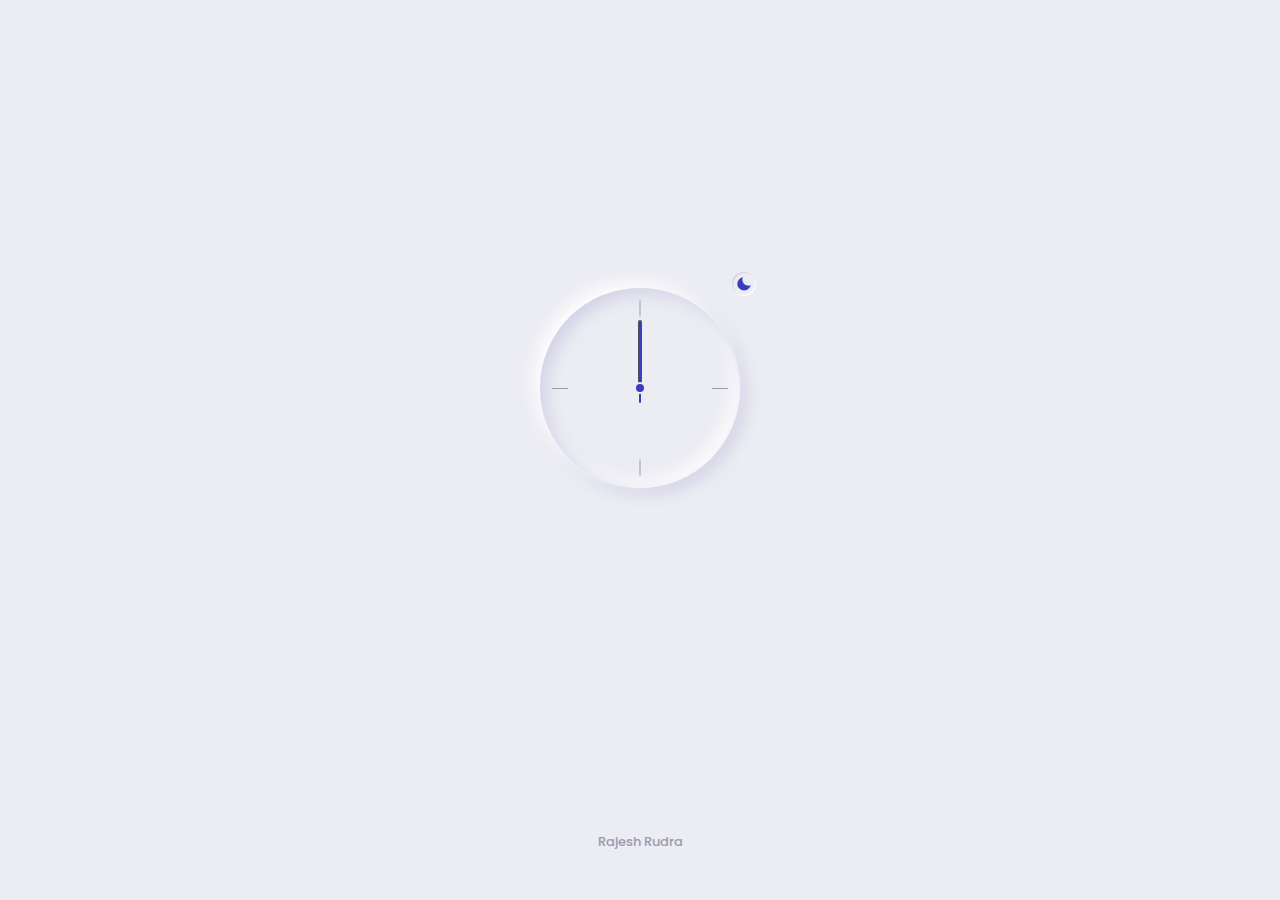
<file: Amazing clock by AVI/index.html>
<!DOCTYPE html>
    <html lang="en">
    <head>
        <meta charset="UTF-8">
        <meta name="viewport" content="width=device-width, initial-scale=1.0">

        <!--==================== BOXICONS ====================-->
        <link rel="stylesheet" href="https://cdn.jsdelivr.net/npm/boxicons@latest/css/boxicons.min.css">

        <!--==================== CSS ==========-->
        <link rel="stylesheet" href="style.css">

        <title>Clock by AVI</title>
    </head>
    <body>
        <section class="clock container">
            <div class="clock__container grid">
                <div class="clock__content grid">
                    <div class="clock__circle">
                        <span class="clock__twelve"></span>
                        <span class="clock__three"></span>
                        <span class="clock__six"></span>
                        <span class="clock__nine"></span>

                        <div class="clock__rounder"></div>
                        <div class="clock__hour" id="clock-hour"></div>
                        <div class="clock__minutes" id="clock-minutes"></div>
                        <div class="clock__seconds" id="clock-seconds"></div>

                        <!-- Dark/light button -->
                        <div class="clock__theme">
                            <i class='bx bxs-moon' id="theme-button"></i>
                        </div>
                    </div>

                    <div>
                        <div class="clock__text">
                            <div class="clock__text-hour" id="text-hour"></div>
                            <div class="clock__text-minutes" id="text-minutes"></div>
                            <div class="clock__text-ampm" id="text-ampm"></div>
                        </div>

                        <div class="clock__date">
                            <!-- <span id="date-day-week"></span> -->
                            <span id="date-day"></span>
                            <span id="date-month"></span>
                            <span id="date-year"></span>
                        </div>
                    </div>
                </div>

                <a href="https://www.facebook.com/avi.mondal.39904/" target="_blank" class="clock__logo">Rajesh Rudra </a>
            </div>
        </section>

        <!--==================== MAIN JS ====================-->
        <script src="main.js"></script>
    </body>
</html
</file>
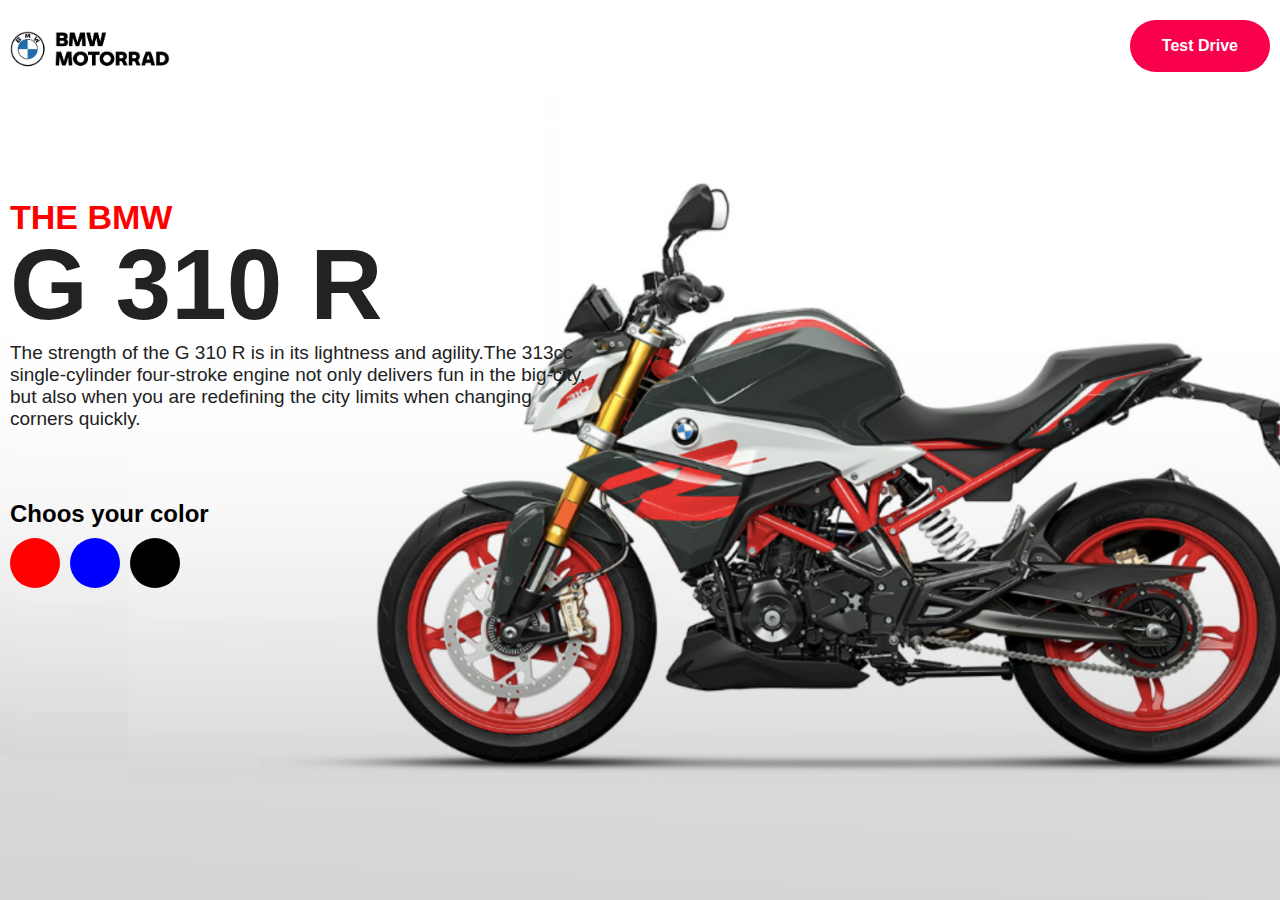
<file: BMW bike Website/index.html>
<!DOCTYPE html>
<html lang="en">
<head>
    <meta charset="UTF-8">
    <meta http-equiv="X-UA-Compatible" content="IE=edge">
    <meta name="viewport" content="width=device-width, initial-scale=1.0">
    <title>Demo paget</title>
    <link rel="stylesheet" href="style.css">
    
</head>
<body>
    <div class="container" id="bike">
        <nav>
            <img src="img/logo.png" class="logo">
            <a href="#" class="btn">Test Drive</a>
        </nav>
        <div class="content">
            <h2>THE BMW</h2>
            <h1>G 310 R</h1>
            <P>The strength of the G 310 R is in its lightness and agility.The 313cc single-cylinder 
                four-stroke engine not only delivers fun in the big-city, but also when you are redefining 
                the city limits when changing corners quickly.
            </P>
            <h3>Choos your color</h3>
            <div class="colour-select">
                <div id="red"></div>
                <div id="blue"></div>
                <div id="black"></div>
            </div>
        </div>
    </div>

    <script src="BMW.js"></script>
</body>
</html>
</file>
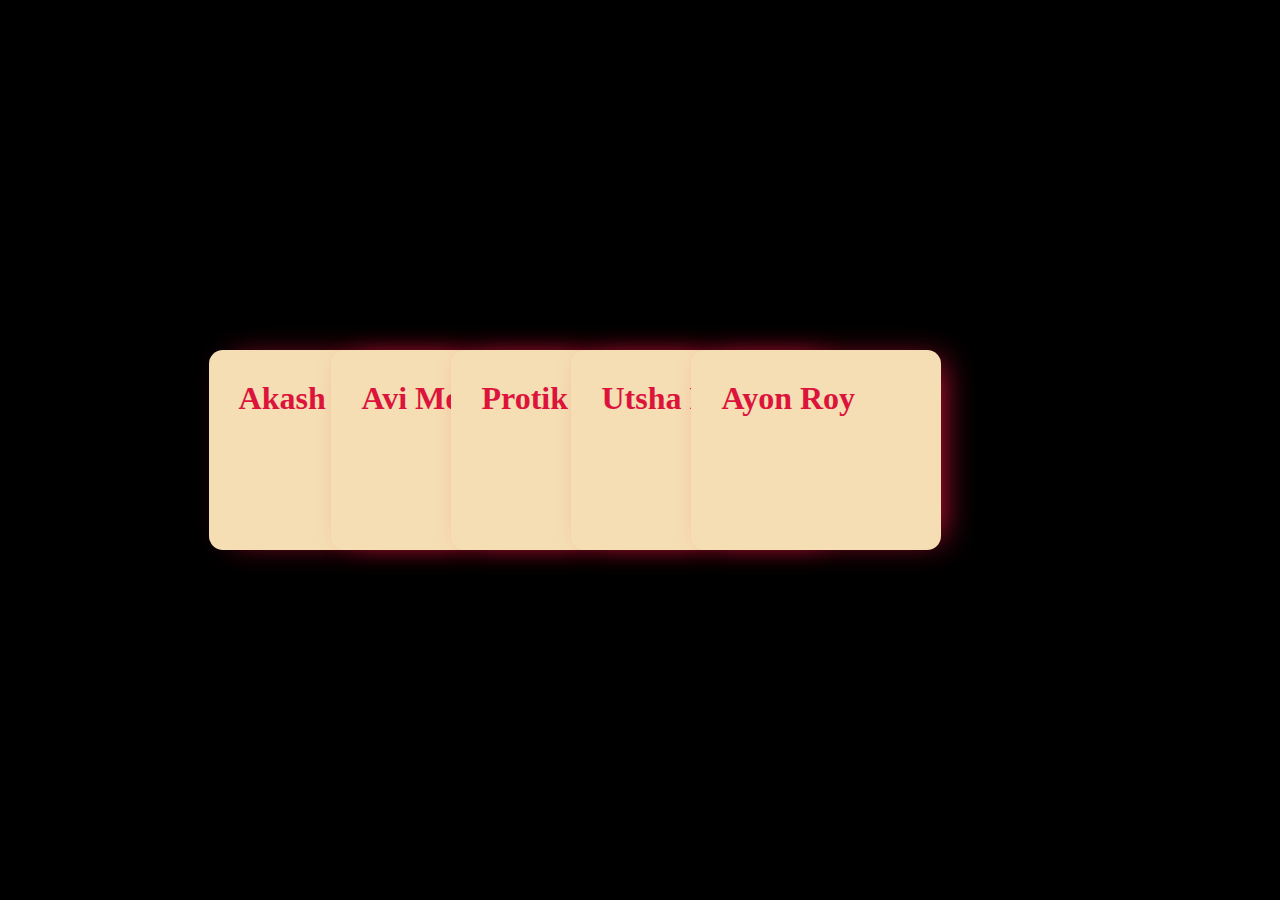
<file: Card Shuffle/index.html>
<!DOCTYPE html>
<html>
<head>
	<meta charset="utf-8">
	<meta name="viewport" content="width=device-width, initial-scale=1">
	<title>Card Shuffle</title>
	<link rel="stylesheet" href="style.css">
</head>
<body>
	<section>
		<div><h1>Akash Haldar</h1></div>
		<div><h1>Avi Mondal</h1></div>
		<div><h1>Protik Roy</h1></div>
		<div><h1>Utsha  Roy</h1></div>
		<div><h1>Ayon Roy</h1></div>
	</section>
</body>
</html>
</file>
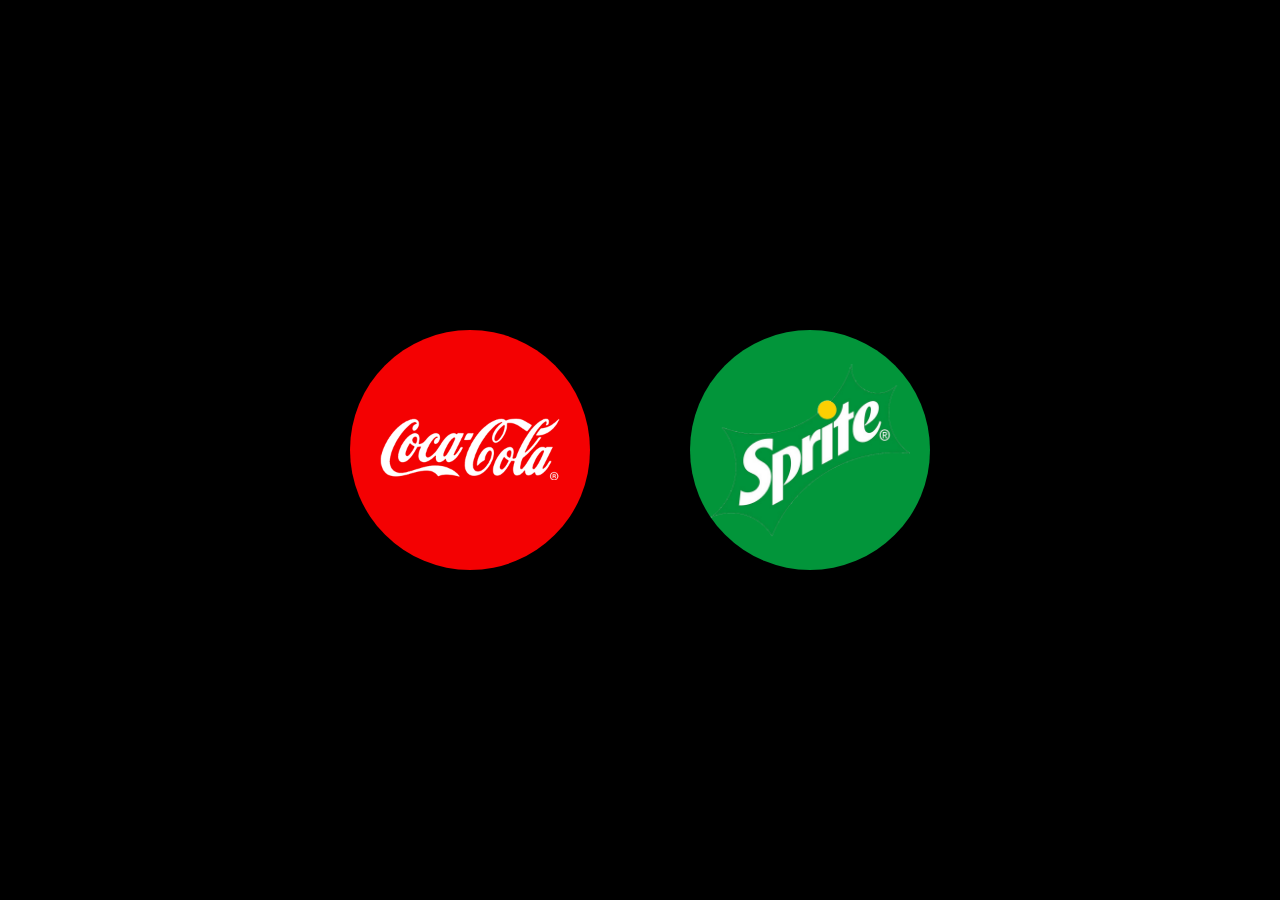
<file: Product card hover/index.html>
<!DOCTYPE html>
<html>
<head>
	<meta charset="utf-8">
	<meta name="viewport" content="width=device-width, initial-scale=1">
	<title>Product Card hover</title>
	<link rel="stylesheet"  href="style.css">
</head>
<body>
	<div class="card">
		<div class="circle" style="--clr: #f40102">
			<img src="image/cocacola_logo.png" class="logo">
		</div>		
		<div class="content">
			<h2>CocaCola</h2>
			<p>soft drink, any of a class of nonalcoholic beverages, usually but not necessarily carbonated, normally containing a natural or artificial sweetening agent.</p>
			<a href="#">Explore</a>
		</div>
		<img src="image/cocacola.png" class="product_img">
	</div>

	<div class="card">
		<div class="circle" style="--clr: #02953a">
			<img src="image/sprite_logo.png" class="logo">
		</div>		
		<div class="content">
			<h2>sprite</h2>
			<p>soft drink, any of a class of nonalcoholic beverages, usually but not necessarily carbonated, normally containing a natural or artificial sweetening agent.</p>
			<a href="#">Explore</a>
		</div>
		<img src="image/sprite.png" class="product_img">
	</div>
</body>
</html>
</file>
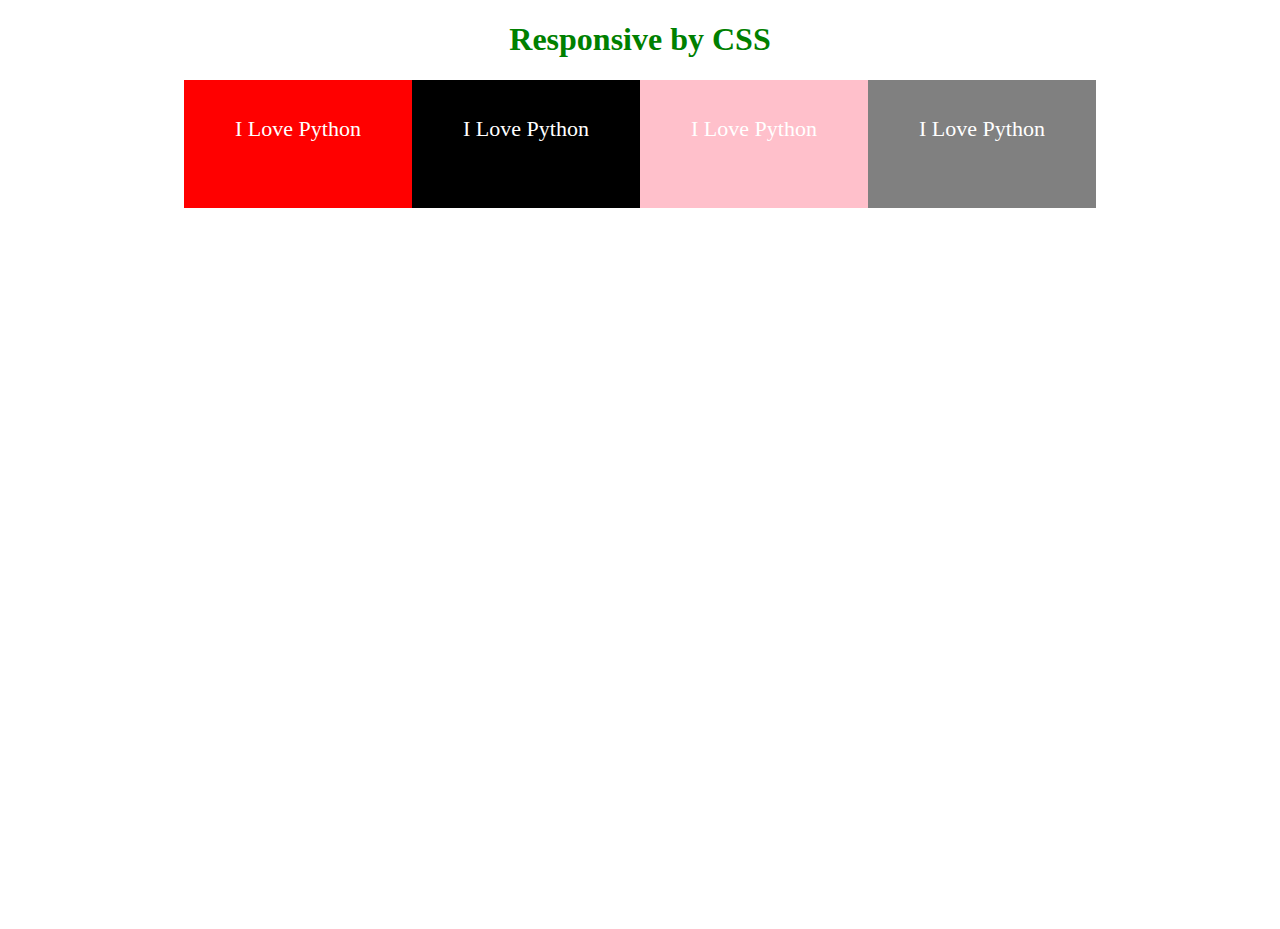
<file: Responsive/index.html>
<!DOCTYPE html>
<html>
<head>
	<meta charset="utf-8">
	<meta name="viewport" content="width=device-width, initial-scale=1">
	<title>Responsive by CSS</title>
	<link rel="stylesheet" href="style.css">
</head>
<body>
	<div class="main">
		
			<h1>Responsive by CSS</h1>
		
		<div class="main_inn">
			<div class="section_1">
				<p>I Love Python</p>
			</div>
			<div class="section_2">
				<p>I Love Python</p>
			</div>
			<div class="section_3">
				<p>I Love Python</p>
			</div>
			<div class="section_4">
				<p>I Love Python</p>
			</div>
		</div>
	</div>
</body>
</html>
</file>
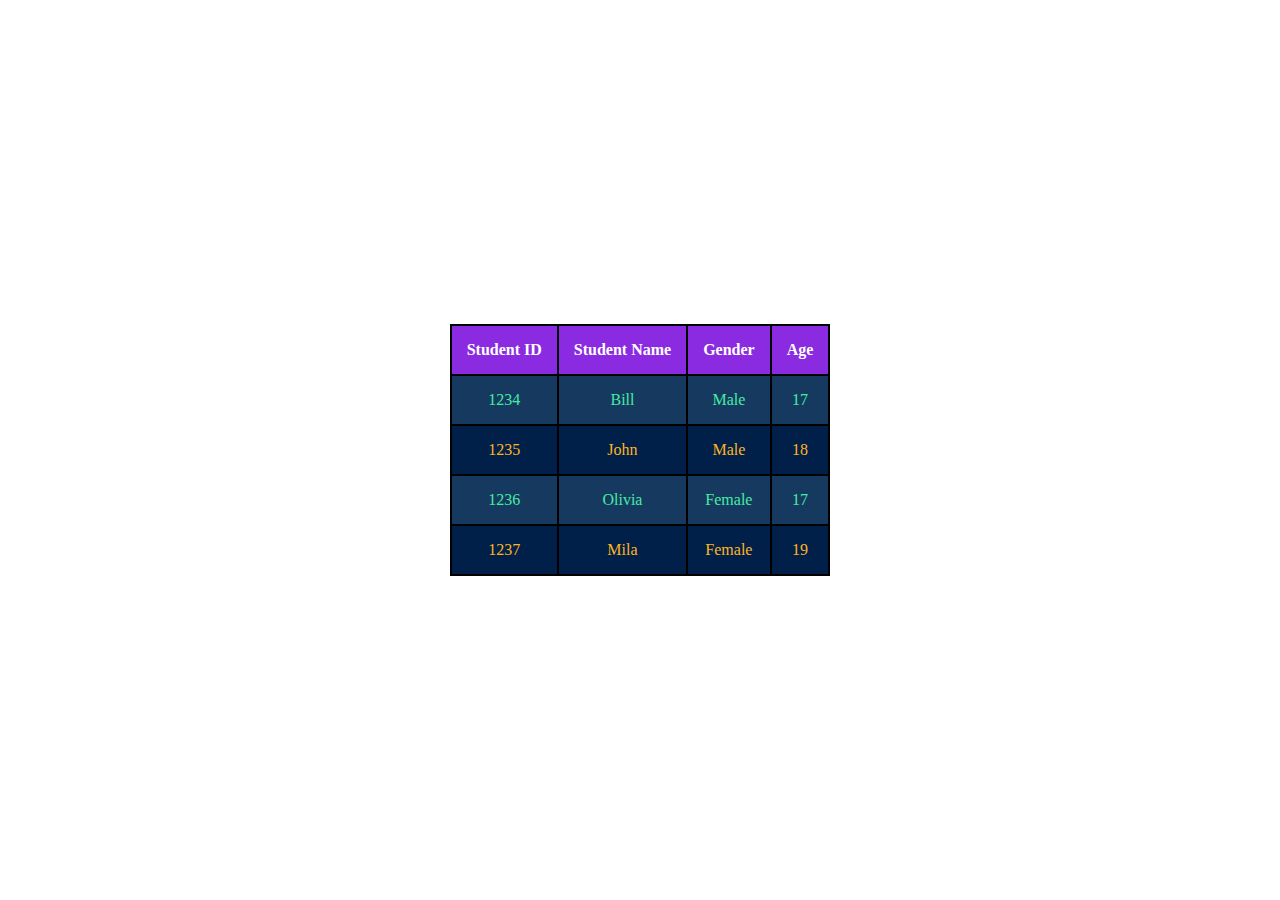
<file: Table sheet/index.html>
<!DOCTYPE html>
<html lang="en">
<head>
    <meta charset="UTF-8">
    <meta http-equiv="X-UA-Compatible" content="IE=edge">
    <meta name="viewport" content="width=device-width, initial-scale=1.0">
    <title>Table sheet</title>
    <link rel="stylesheet" href="style.css">
</head>
<body>

    <table>
        <tr>
            <th>Student ID</th>
            <th>Student Name</th>
            <th>Gender</th>
            <th>Age</th>
        </tr>

        <tr class="first_thired">
            <td>1234</td>
            <td>Bill</td>
            <td>Male</td>
            <td>17</td>
        </tr>

        <tr class="second_forth">
            <td>1235</td>
            <td>John</td>
            <td>Male</td>
            <td>18</td>
        </tr>

        <tr class="first_thired">
            <td>1236</td>
            <td>Olivia</td>
            <td>Female</td>
            <td>17</td>
        </tr>

        <tr class="second_forth">
            <td>1237</td>
            <td>Mila</td>
            <td>Female</td>
            <td>19</td>
        </tr>
    </table>
</body>
</html>
</file>
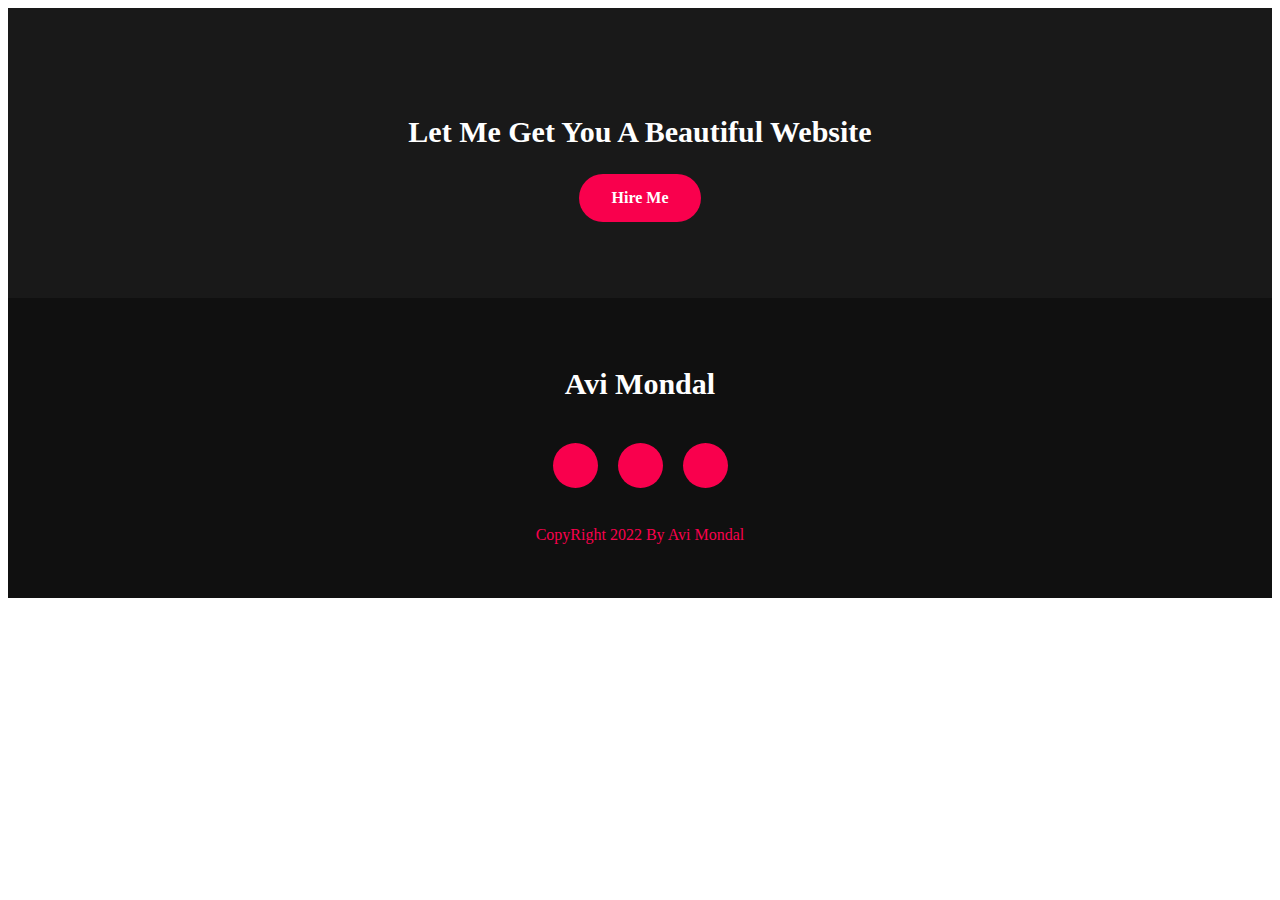
<file: Footer/footer.html>
<!DOCTYPE html>
<html>
<head>
	<meta charset="utf-8">
	<meta name="viewport" content="width=device-width, initial-scale=1">
	<title>Footer section</title>
	<link rel="stylesheet"  href="footer-style.css">
</head>
<body>
	<div class="contact-me">
		<p>Let Me Get You A Beautiful Website</p>
		<a class="button-two" href="#">Hire Me</a>
	</div>

	<footer>
		<p>Avi Mondal</p>
		<div class="social">
			<a href="#"><i class="fa-brands fa-facebook"></i></a>
			<a href="#"><i class="fa-brands fa-instagram"></i></a>
			<a href="#"><i class="fa-brands fa-whatsapp"></i></a>
		</div>
		<p class="end">
			CopyRight 2022 By Avi Mondal
		</p>
	</footer>

</body>
</html>
</file>
<file: Amazing clock by AVI/style.css>
/*=============== GOOGLE FONTS ===============*/
@import url("https://fonts.googleapis.com/css2?family=Poppins:wght@400;500&display=swap");

/*=============== VARIABLES CSS ===============*/
:root {
  /*========== Colors ==========*/
  --hue-color: 240;

  --first-color: hsl(var(--hue-color), 53%, 49%);
  --title-color: hsl(var(--hue-color), 53%, 15%);
  --text-color: hsl(var(--hue-color), 12%, 35%);
  --text-color-light: hsl(var(--hue-color), 12%, 65%);
  --white-color: #FFF;
  --body-color: hsl(var(--hue-color), 24%, 94%);

  /*========== Font and typography ==========*/
  --body-font: 'Poppins', sans-serif;
  --biggest-font-size: 3rem;
  --small-font-size: .813rem;
  --smaller-font-size: .75rem;
  --tiny-font-size: .625rem;

  /*========== Font weight ==========*/
  --font-medium: 500;

  /*========== Margenes Bottom ==========*/
  --mb-0-25: .25rem;
  --mb-1: 1rem;
  --mb-1-5: 1.5rem;
  --mb-2-5: 2.5rem;

  /*========== z index ==========*/
  --z-normal: 1;
  --z-tooltip: 10;
}

@media screen and (min-width: 968px) {
  :root {
    --biggest-font-size: 3.5rem;
    --small-font-size: .875rem;
    --smaller-font-size: .813rem;
    --tiny-font-size: .75rem;
  }
}

/*========== Variables Dark theme ==========*/
body.dark-theme {
  --title-color: hsl(var(--hue-color), 12%, 95%);
  --text-color: hsl(var(--hue-color), 12%, 75%);
  --body-color: hsl(var(--hue-color), 10%, 16%);
}

/*========== Button Dark/Light ==========*/
.clock__theme {
  position: absolute;
  top: -1rem;
  right: -1rem;
  display: flex;
  padding: .25rem;
  border-radius: 50%;
  box-shadow: inset -1px -1px 1px hsla(var(--hue-color), 0%, 100%, 1), 
              inset 1px 1px 1px hsla(var(--hue-color), 30%, 86%, 1);
  color: var(--first-color);
  cursor: pointer;
}

/*========== Box shadow Dark theme ==========*/
.dark-theme .clock__circle {
  box-shadow: 6px 6px 16px hsla(var(--hue-color), 8%, 12%, 1), 
              -6px -6px 16px hsla(var(--hue-color), 8%, 20%, 1), 
              inset -6px -6px 16px hsla(var(--hue-color), 8%, 20%, 1), 
              inset 6px 6px 12px hsla(var(--hue-color), 8%, 12%, 1);
}

.dark-theme .clock__theme {
  box-shadow: inset -1px -1px 1px hsla(var(--hue-color), 8%, 20%, 1), 
              inset 1px 1px 1px hsla(var(--hue-color), 8%, 12%, 1);
}

/*=============== BASE ===============*/
* {
  box-sizing: border-box;
  padding: 0;
  margin: 0;
}

body {
  margin: 0;
  font-family: var(--body-font);
  background-color: var(--body-color);
  color: var(--text-color);
}

a {
  text-decoration: none;
}

/*=============== REUSABLE CSS CLASSES ===============*/
.container {
  max-width: 968px;
  margin-left: var(--mb-1);
  margin-right: var(--mb-1);
}

.grid {
  display: grid;
}

/*=============== CLOCK ===============*/
.clock__container {
  height: 100vh;
  grid-template-rows: 1fr max-content;
}

.clock__circle {
  position: relative;
  width: 200px;
  height: 200px;
  box-shadow: -6px -6px 16px var(--white-color), 
              6px 6px 16px hsla(var(--hue-color), 30%, 86%, 1), 
              inset 6px 6px 16px hsla(var(--hue-color), 30%, 86%, 1), 
              inset -6px -6px 16px var(--white-color);
  border-radius: 50%;
  justify-self: center;
  display: flex;
  justify-content: center;
  align-items: center;
}

.clock__content {
  align-self: center;
  row-gap: 3.5rem;
}

.clock__twelve, 
.clock__three, 
.clock__six, 
.clock__nine {
  position: absolute;
  width: 1rem;
  height: 1px;
  background-color: var(--text-color-light);
}

.clock__twelve, 
.clock__six {
  transform: translateX(-50%) rotate(90deg);
}

.clock__twelve {
  top: 1.25rem;
  left: 50%;
}

.clock__three {
  top: 50%;
  right: .75rem;
}

.clock__six {
  bottom: 1.25rem;
  left: 50%;
}

.clock__nine {
  left: .75rem;
  top: 50%;
}

.clock__rounder {
  width: .75rem;
  height: .75rem;
  background-color: var(--first-color);
  border-radius: 50%;
  border: 2px solid var(--body-color);
  z-index: var(--z-tooltip);
}

.clock__hour, 
.clock__minutes, 
.clock__seconds {
  position: absolute;
  display: flex;
  justify-content: center;
}

.clock__hour {
  width: 105px;
  height: 105px;
}

.clock__hour::before {
  content: '';
  position: absolute;
  background-color: var(--text-color);
  width: .25rem;
  height: 3rem;
  border-radius: .75rem;
  z-index: var(--z-normal);
}

.clock__minutes {
  width: 136px;
  height: 136px;
}

.clock__minutes::before {
  content: '';
  position: absolute;
  background-color: var(--text-color);
  width: .25rem;
  height: 4rem;
  border-radius: .75rem;
  z-index: var(--z-normal);
}

.clock__seconds {
  width: 130px;
  height: 130px;
}

.clock__seconds::before {
  content: '';
  position: absolute;
  background-color: var(--first-color);
  width: .125rem;
  height: 5rem;
  border-radius: .75rem;
  z-index: var(--z-normal);
}

.clock__logo {
  width: max-content;
  justify-self: center;
  margin-bottom: var(--mb-2-5);
  font-size: var(--smaller-font-size);
  font-weight: var(--font-medium);
  color: var(--text-color-light);
  transition: .3s;
}

.clock__logo:hover {
  color: var(--first-color);
}

.clock__text {
  display: flex;
  justify-content: center;
}

.clock__text-hour, 
.clock__text-minutes {
  font-size: var(--biggest-font-size);
  font-weight: var(--font-medium);
  color: var(--title-color);
}

.clock__text-ampm {
  font-size: var(--tiny-font-size);
  color: var(--title-color);
  font-weight: var(--font-medium);
  margin-left: var(--mb-0-25);
}

.clock__date {
  text-align: center;
  font-size: var(--small-font-size);
  font-weight: var(--font-medium);
}

/*=============== MEDIA QUERIES ===============*/
/* For large devices */
@media screen and (min-width: 968px) {
  .container {
    margin-left: auto;
    margin-right: auto;
  }
  .clock__logo {
    margin-bottom: 3rem;
  }
}
</file>
<file: BMW bike Website/style.css>
*{
    margin:0;
    padding:0;
    font-family: sans-serif;
    box-sizing: border-box;
}
.container{
    width: 100%;
    height: 100vh;
    background-image: url(img/BMW1.png);
    background-size: cover;
    background-position: center;
    padding: 20px 10px;
    transition: background-image 0.3s;
}
nav{
    width: 100%;
    display: flex;
    align-items: center;
    justify-content: space-between;
}
nav .logo{
    width: 160px;
}
nav .btn{
    text-decoration: none;
    color: white;
    background-color: #f9004d;
    border: 2px solid transparent;
    font-weight: bold;
    padding: 15px 30px;
    border-radius: 30px;
    cursor: pointer;
    transition: transform .4s;
}
nav .btn:hover{
    transform: scale(1.1);
}
.content{
    margin-top: 10%;
}
.content h2{
    color: red;
    font-size: 34px;
    margin-bottom:15px;
}
.content h1{
    font-size: 100px;
    color: #222;
    margin-top: -25px;
}
.content p{
    max-width: 580px;
    font-weight: 500;
    font-size: 19px;
    color: #222;
}
.content h3{
    margin-top: 70px;
    font-weight: 600;
    font-size: 24px;
}
.colour-select div{
    background: #333;
    width: 50px;
    height: 50px;
    border-radius: 50%;
    margin-right: 10px;
    cursor: pointer;
}
.colour-select{
    display: flex;
    margin-top: 10px;
}
.colour-select #red{
    background: red;
}
.colour-select #blue{
    background: blue;
}
.colour-select #black{
    background: black;
}
</file>
<file: Card Shuffle/style.css>
*{
	margin: 0;
	padding: 0;
	box-sizing: border-box;
}

section{
	background: black;
	display: flex;
	flex-flow: row;
	justify-content: center;
	align-items: center;
	height: 100vh;
}

section div{
	height: 200px;
	background: #F5DEB3;
	color: #DC143C;
	padding: 30px;
	border-radius: 14px;
	min-width: 250px;
	box-shadow: 12px 0px 32px -12px;
	margin-left: -130px;
	transition: all 0.25s ease-in-out;
	cursor: pointer;
	font-family: verdana;
	font-weight: bold;
}

section div:hover{
	transform: translateY(-16px) rotate(3deg);
}

section div:hover~div{
	transform: translateX(130px);
}
</file>
<file: Product card hover/style.css>
*{
	margin: 0;
	padding: 0;
	box-sizing: border-box;
	font-family: 'poppins', sans-serif;
}
body{
	display: flex;
	justify-content: center;
	align-items: center;
	flex-wrap: wrap;
	min-height: 100vh;
	background-color: black;
}
.card{
	position: relative;
	width: 300px;
	height: 350px;
	margin: 20px;
	border-radius: 20px;
	transition: 0.5s;
	transition-delay: 0.5s;
	display: flex;
	justify-content: flex-start;
	align-items: center;

}
.card:hover{
	width: 600px;
	transition-delay: 0s;
}
.card .circle{
	position: absolute;
	top: 0;
	left: 0;
	width: 100%;
	height: 100%;
	border-radius: 20px;
	overflow: hidden;
	display: flex;
	justify-content: center;
	align-items: center;
}
.card .circle::before{
	content: '';
	position: absolute;
	top: 0;
	left: 0;
	width: 100%;
	height: 100%;
	background: var(--clr);
	clip-path: circle(120px at center);
	transition: 0.5s;
}
.card:hover .circle::before{
	clip-path: circle(400px at center);
}
.card .circle .logo{
	position: relative;
	width: 200px;
	transition: 0.5s;
	transition-delay: 0.5s;
}
.card:hover .circle .logo{
	transform: scale(0);
	transition-delay: 0s;
}
.content{
	position: relative;
	width: 50%;
	left: 20%;
	padding: 20px 20px 20px 40px;
	opacity: 0;
	transition: 0.5s;
	visibility: hidden;
}
.card:hover .content{
	left: 0;
	opacity: 1;
	visibility: visible;
	transition-delay: 0.5s;
}
.content h2{
	color: #fff;
	text-transform: uppercase;
	font-size: 2.5em;
	line-height: 1em;
}
.content p{
	color: #fff;
}
.content a{
	position: relative;
	color: #111;
	background: #fff;
	padding: 10px 20px;
	border-radius: 10px;
	margin-top: 10px;
	display: inline-block;
	text-decoration: none;
	font-weight: 500;
}
.card .product_img{
	position: absolute;
	top: 50%;
	left: 50%;
	transform: translate(-50%,-50%) scale(0);
	height: 500px;
	transition: 0.5s;
	transition-delay: 0.5s;
}
.card:hover .product_img{
	left: 72%;
	transform: translate(-50%,-50%) scale(1);
	transition-delay: 0s;
}
@media(max-width: 991px){
	.card{
		width: auto;
		max-width: 350px;
		align-items: flex-start;
	}
	.card:hover{
		height: 600px;
	}
	.card:hover .product_img{
		top: initial;
		bottom: 30px;
		left: 50%;
		transform: translate(-50%,-50%) scale(1);
		height: 300px;
	}
	.card .content{
		width: 100%;
		left: 0;
		padding: 40px;
	}
}
</file>
<file: Responsive/style.css>
.main{
	width: 100%;
	height: 100vh;
}
.main h1{
	text-align: center;
	color: green;
}
.main_inn {
	display: flex;
	align-items: center;
	justify-content: center;
}
.main_inn .section_1{
	background-color: red;
	color: white;
	padding: 14px;
	width: 200px;
	height: 100px;
	text-align: center;
	font-size: 22px;
}
.main_inn .section_2{
	background-color: black;
	color: white;
	padding: 14px;
	width: 200px;
	height: 100px;
	text-align: center;
	font-size: 22px;
}
.main_inn .section_3{
	background-color: pink;
	color: white;
	padding: 14px;
	width: 200px;
	height: 100px;
	text-align: center;
	font-size: 22px;
}
.main_inn .section_4{
	background-color: gray;
	color: white;
	padding: 14px;
	width: 200px;
	height: 100px;
	text-align: center;
	font-size: 22px;
}
/*Tablet*/
@media(max-width: 62em){
	.main_inn .section_1{
	background-color: red;
	color: white;
	padding: 14px;
	width: 160px;
	height: 80px;
	text-align: center;
	font-size: 18px;
}
.main_inn .section_2{
	background-color: black;
	color: white;
	padding: 14px;
	width: 160px;
	height: 80px;
	text-align: center;
	font-size: 18px;
}
.main_inn .section_3{
	background-color: pink;
	color: white;
	padding: 14px;
	width: 160px;
	height: 80px;
	text-align: center;
	font-size: 18px;
}
.main_inn .section_4{
	background-color: gray;
	color: white;
	padding: 14px;
	width: 160px;
	height: 80px;
	text-align: center;
	font-size: 18px;
}
}
@media only screen and (max-width: 600px) {
.main_inn {
	display: flex;
	align-items: center;
	
}
.main_inn .section_1{
	background-color: red;
	color: white;
	padding: 14px;
	width: 90%px;
	height: 50px;
	text-align: center;
	font-size: 22px;
}
.main_inn .section_2{
	background-color: black;
	color: white;
	padding: 14px;
	width: 90%;
	height: 50px;
	text-align: center;
	font-size: 22px;
}
.main_inn .section_3{
	background-color: pink;
	color: white;
	padding: 14px;
	width: 90%;
	height: 50px;
	text-align: center;
	font-size: 22px;
}
.main_inn .section_4{
	background-color: gray;
	color: white;
	padding: 14px;
	width: 90%;
	height: 50px;
	text-align: center;
	font-size: 22px;
}	
}
</file>
<file: Table sheet/style.css>
*{
    margin: 0;
    padding: 0;
    box-sizing: border-box;
    
}
table{
    width: 100%;
    height: 100vh;
    border-collapse: collapse;   
    display: flex;
    align-items: center;
    justify-content: center;
}


tr, th, td{
    border: 2px solid black;
    padding: 15px;
    text-align: center;
    
}
th{
    background-color: blueviolet;
    color: white;
}
.first_thired{
    background-color: #163A5F;
    color: #45EBA5;
}
.second_forth{
    background-color: #00204A;
    color: #FFB423;
}
</file>
<file: Footer/footer-style.css>
.contact-me{
	width: 100%;
	height: 290px;
	background: #191919;
	display: flex;
	align-items: center;
	flex-direction: column;
	justify-content: center;
}

.contact-me p{
	color: white;
	font-size: 30px;
	font-weight: bold;
	margin-bottom: 25px;
}

.contact-me .button-two{
	background-color: #f9004d;
	color: white;
	text-decoration: none;
	border: 2px solid transparent;
	font-weight: bold;
	padding: 13px 30px;
	border-radius: 30px;
	transition: .4s;
}

.contact-me .button-two:hover{
	background-color: transparent;
	border: 2px solid #f9004d;
	cursor: pointer;
}

footer{
	position: relative;
	width: 100%;
	height: 300px;
	background: #101010;
	display: flex;
	flex-direction: column;
	align-items: center;
	justify-content: center;
}

footer p:nth-child(1){
	font-size: 30px;
	color: white;
	margin-bottom: 20px;
	font-weight: bold;
}

.social{
	display: flex;
}

.social a{
	width: 45px;
	height: 45px;
	display: flex;
	align-items: center;
	justify-content: center;
	background: #f9004d;
	border-radius: 50%;
	margin: 22px 10px;
	color: white;
	text-decoration: none;
	font-size: 20px;
}

.social a:hover{
	transform: scale(1.3);
	transition: 0.3s;
}

.end{
	
	color: #f9004d;
}
</file>
